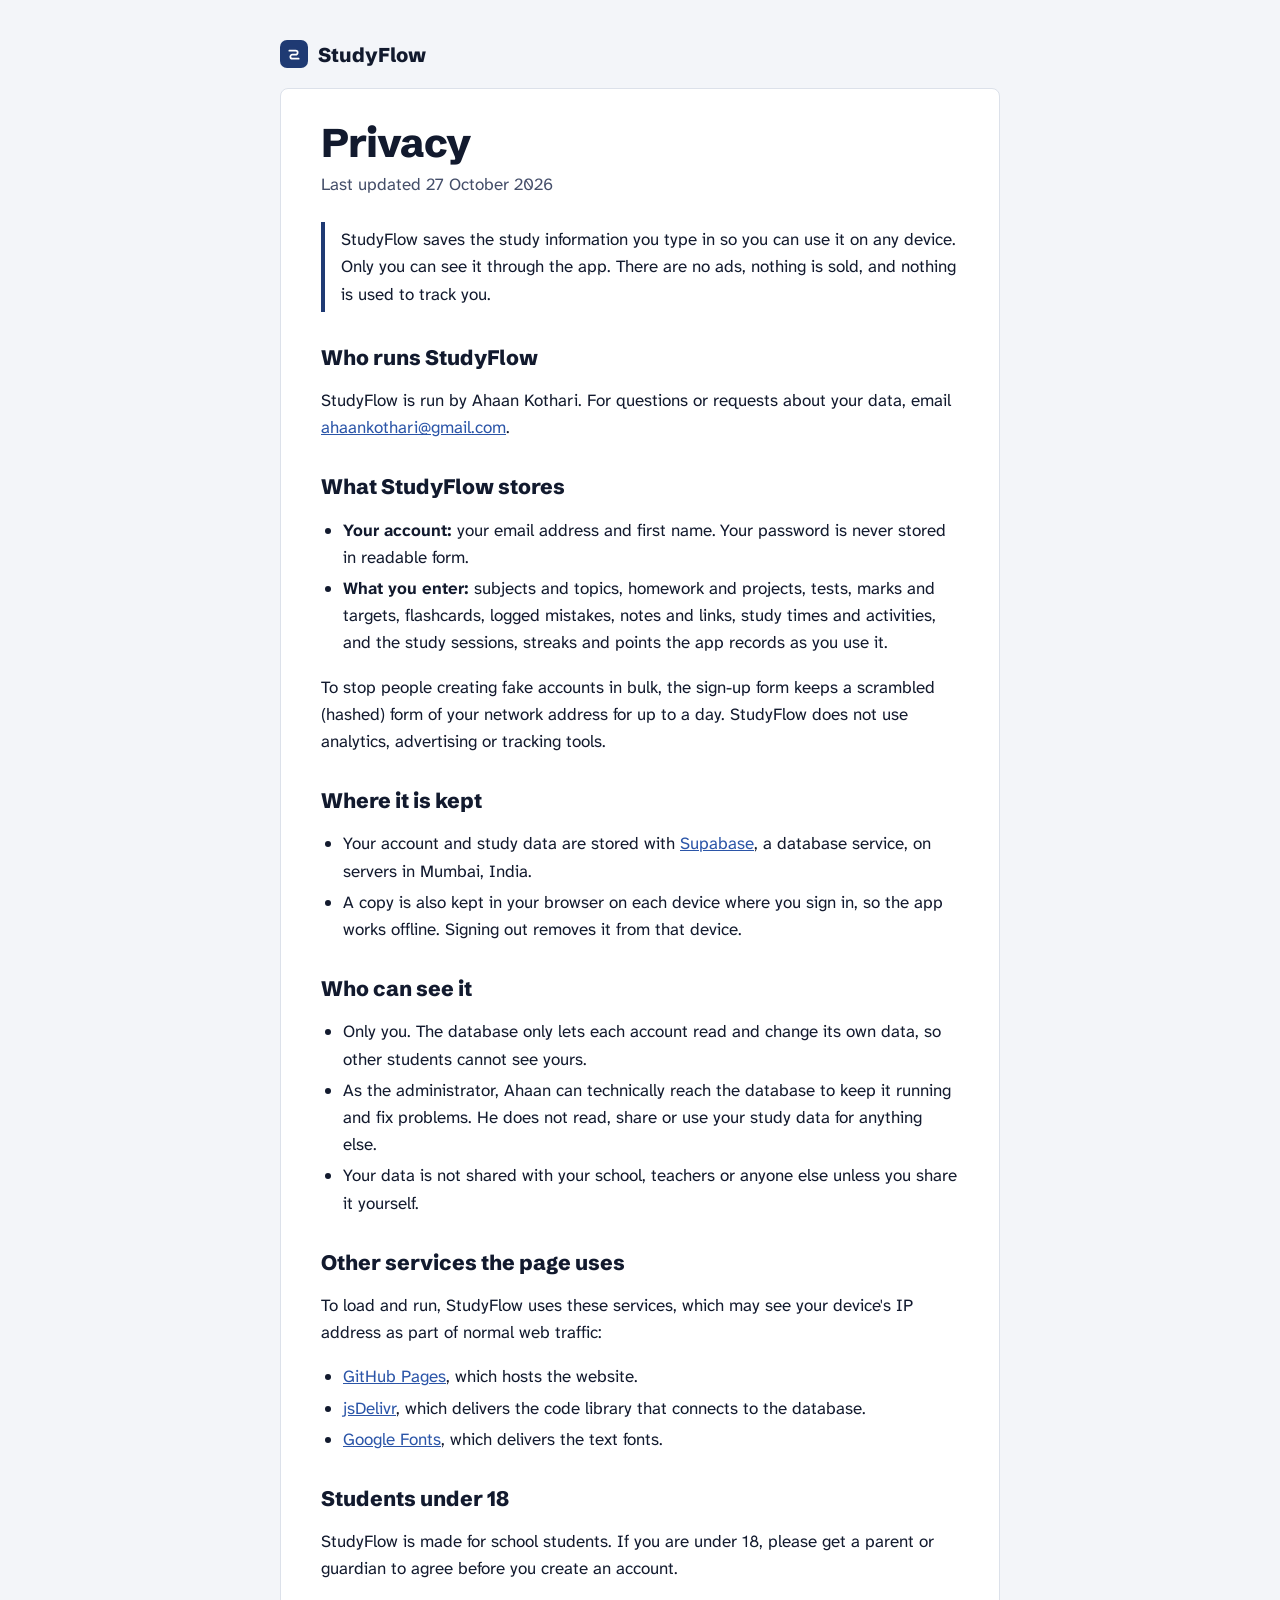
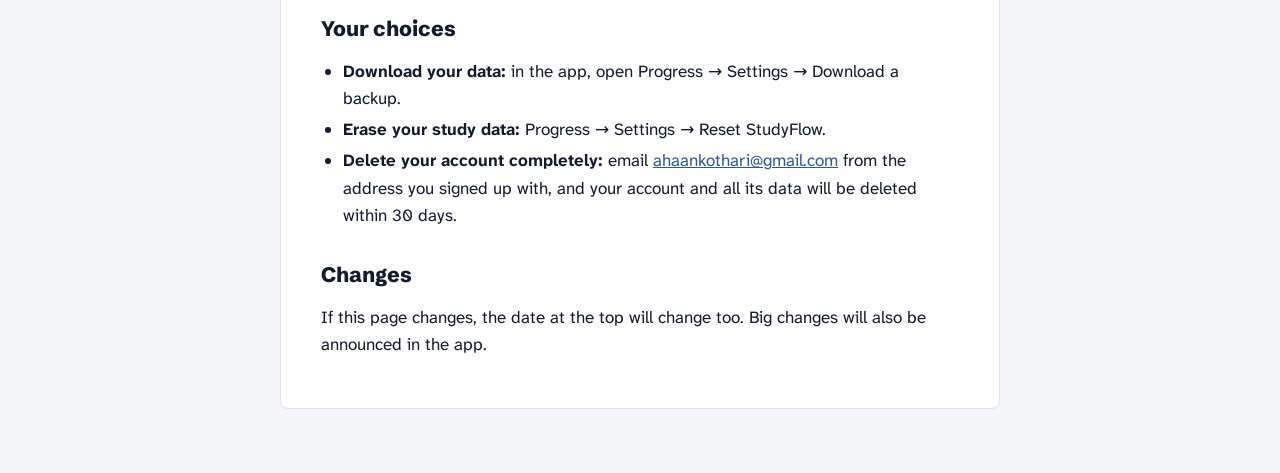
<file: privacy.html>
<!doctype html>
<html lang="en">
<head>
<meta charset="utf-8">
<meta name="viewport" content="width=device-width, initial-scale=1, viewport-fit=cover">
<title>StudyFlow privacy</title>
<meta name="description" content="What StudyFlow stores, who can see it, and how to delete it.">
<link rel="icon" href="data:image/svg+xml,%3Csvg xmlns='http://www.w3.org/2000/svg' viewBox='0 0 24 24'%3E%3Crect width='24' height='24' rx='6' fill='%231f3a73'/%3E%3Cpath d='M6 8h8.5a2.75 2.75 0 0 1 0 5.5h-5a2.75 2.75 0 0 0 0 5.5H18' fill='none' stroke='white' stroke-width='2.4' stroke-linecap='round' stroke-linejoin='round'/%3E%3C/svg%3E">
<link rel="preconnect" href="https://fonts.googleapis.com">
<link rel="preconnect" href="https://fonts.gstatic.com" crossorigin>
<link rel="stylesheet" href="https://fonts.googleapis.com/css2?family=Atkinson+Hyperlegible+Next:wght@400;700&family=Schibsted+Grotesk:wght@800&display=swap">
<style>
:root { --bg: #f3f5f9; --surface: #ffffff; --ink: #121a2e; --ink-2: #444e69; --line: #dce1ea; --accent: #1f3a73; --link: #2b55a8; color-scheme: light; }
@media (prefers-color-scheme: dark) { :root { --bg: #0c1120; --surface: #141b2d; --ink: #e9edf6; --ink-2: #b3bbd0; --line: #29334c; --accent: #a8c0ff; --link: #a8c0ff; color-scheme: dark; } }
* { box-sizing: border-box; }
body { margin: 0; background: var(--bg); color: var(--ink); font: 17px/1.6 "Atkinson Hyperlegible Next", system-ui, -apple-system, "Segoe UI", sans-serif; }
main { max-width: 760px; margin: 0 auto; padding: 40px max(20px, env(safe-area-inset-left, 0px)) 64px; }
.card { background: var(--surface); border-radius: 8px; padding: 32px clamp(20px, 5vw, 40px); border: 1px solid var(--line); }
.brand { display: inline-flex; align-items: center; gap: 10px; font: 800 20px "Schibsted Grotesk", "Helvetica Neue", Arial, sans-serif; color: var(--ink); text-decoration: none; margin-bottom: 20px; }
.brand span { width: 28px; height: 28px; border-radius: 7px; background: #1f3a73; display: grid; place-items: center; }
h1 { font: 800 clamp(30px, 5vw, 40px)/1.1 "Schibsted Grotesk", "Helvetica Neue", Arial, sans-serif; margin: 0 0 6px; letter-spacing: -0.02em; }
h2 { font: 800 21px/1.25 "Schibsted Grotesk", "Helvetica Neue", Arial, sans-serif; margin: 32px 0 8px; }
p, li { max-width: 68ch; }
ul { padding-left: 22px; }
li + li { margin-top: 4px; }
.meta { color: var(--ink-2); margin: 0 0 24px; }
a { color: var(--link); }
.short { border-left: 4px solid var(--accent); padding: 4px 0 4px 16px; margin: 0 0 8px; }
</style>
</head>
<body>
<main>
<a class="brand" href="./"><span><svg width="16" height="16" viewBox="0 0 24 24" fill="none" stroke="#fff" stroke-width="2.6" stroke-linecap="round" stroke-linejoin="round" aria-hidden="true"><path d="M5 7h9.5a3 3 0 0 1 0 6h-5a3 3 0 0 0 0 6H19"/></svg></span>StudyFlow</a>
<div class="card">
<h1>Privacy</h1>
<p class="meta">Last updated 27 October 2026</p>

<p class="short">StudyFlow saves the study information you type in so you can use it on any device. Only you can see it through the app. There are no ads, nothing is sold, and nothing is used to track you.</p>

<h2>Who runs StudyFlow</h2>
<p>StudyFlow is run by Ahaan Kothari. For questions or requests about your data, email <a href="mailto:ahaankothari@gmail.com">ahaankothari@gmail.com</a>.</p>

<h2>What StudyFlow stores</h2>
<ul>
<li><b>Your account:</b> your email address and first name. Your password is never stored in readable form.</li>
<li><b>What you enter:</b> subjects and topics, homework and projects, tests, marks and targets, flashcards, logged mistakes, notes and links, study times and activities, and the study sessions, streaks and points the app records as you use it.</li>
</ul>
<p>To stop people creating fake accounts in bulk, the sign-up form keeps a scrambled (hashed) form of your network address for up to a day. StudyFlow does not use analytics, advertising or tracking tools.</p>

<h2>Where it is kept</h2>
<ul>
<li>Your account and study data are stored with <a href="https://supabase.com/privacy" target="_blank" rel="noopener">Supabase</a>, a database service, on servers in Mumbai, India.</li>
<li>A copy is also kept in your browser on each device where you sign in, so the app works offline. Signing out removes it from that device.</li>
</ul>

<h2>Who can see it</h2>
<ul>
<li>Only you. The database only lets each account read and change its own data, so other students cannot see yours.</li>
<li>As the administrator, Ahaan can technically reach the database to keep it running and fix problems. He does not read, share or use your study data for anything else.</li>
<li>Your data is not shared with your school, teachers or anyone else unless you share it yourself.</li>
</ul>

<h2>Other services the page uses</h2>
<p>To load and run, StudyFlow uses these services, which may see your device's IP address as part of normal web traffic:</p>
<ul>
<li><a href="https://docs.github.com/en/site-policy/privacy-policies/github-general-privacy-statement" target="_blank" rel="noopener">GitHub Pages</a>, which hosts the website.</li>
<li><a href="https://www.jsdelivr.com/terms/privacy-policy-jsdelivr-net" target="_blank" rel="noopener">jsDelivr</a>, which delivers the code library that connects to the database.</li>
<li><a href="https://developers.google.com/fonts/faq/privacy" target="_blank" rel="noopener">Google Fonts</a>, which delivers the text fonts.</li>
</ul>

<h2>Students under 18</h2>
<p>StudyFlow is made for school students. If you are under 18, please get a parent or guardian to agree before you create an account.</p>

<h2>Your choices</h2>
<ul>
<li><b>Download your data:</b> in the app, open Progress → Settings → Download a backup.</li>
<li><b>Erase your study data:</b> Progress → Settings → Reset StudyFlow.</li>
<li><b>Delete your account completely:</b> email <a href="mailto:ahaankothari@gmail.com">ahaankothari@gmail.com</a> from the address you signed up with, and your account and all its data will be deleted within 30 days.</li>
</ul>

<h2>Changes</h2>
<p>If this page changes, the date at the top will change too. Big changes will also be announced in the app.</p>
</div>
</main>
</body>
</html>
</file>
